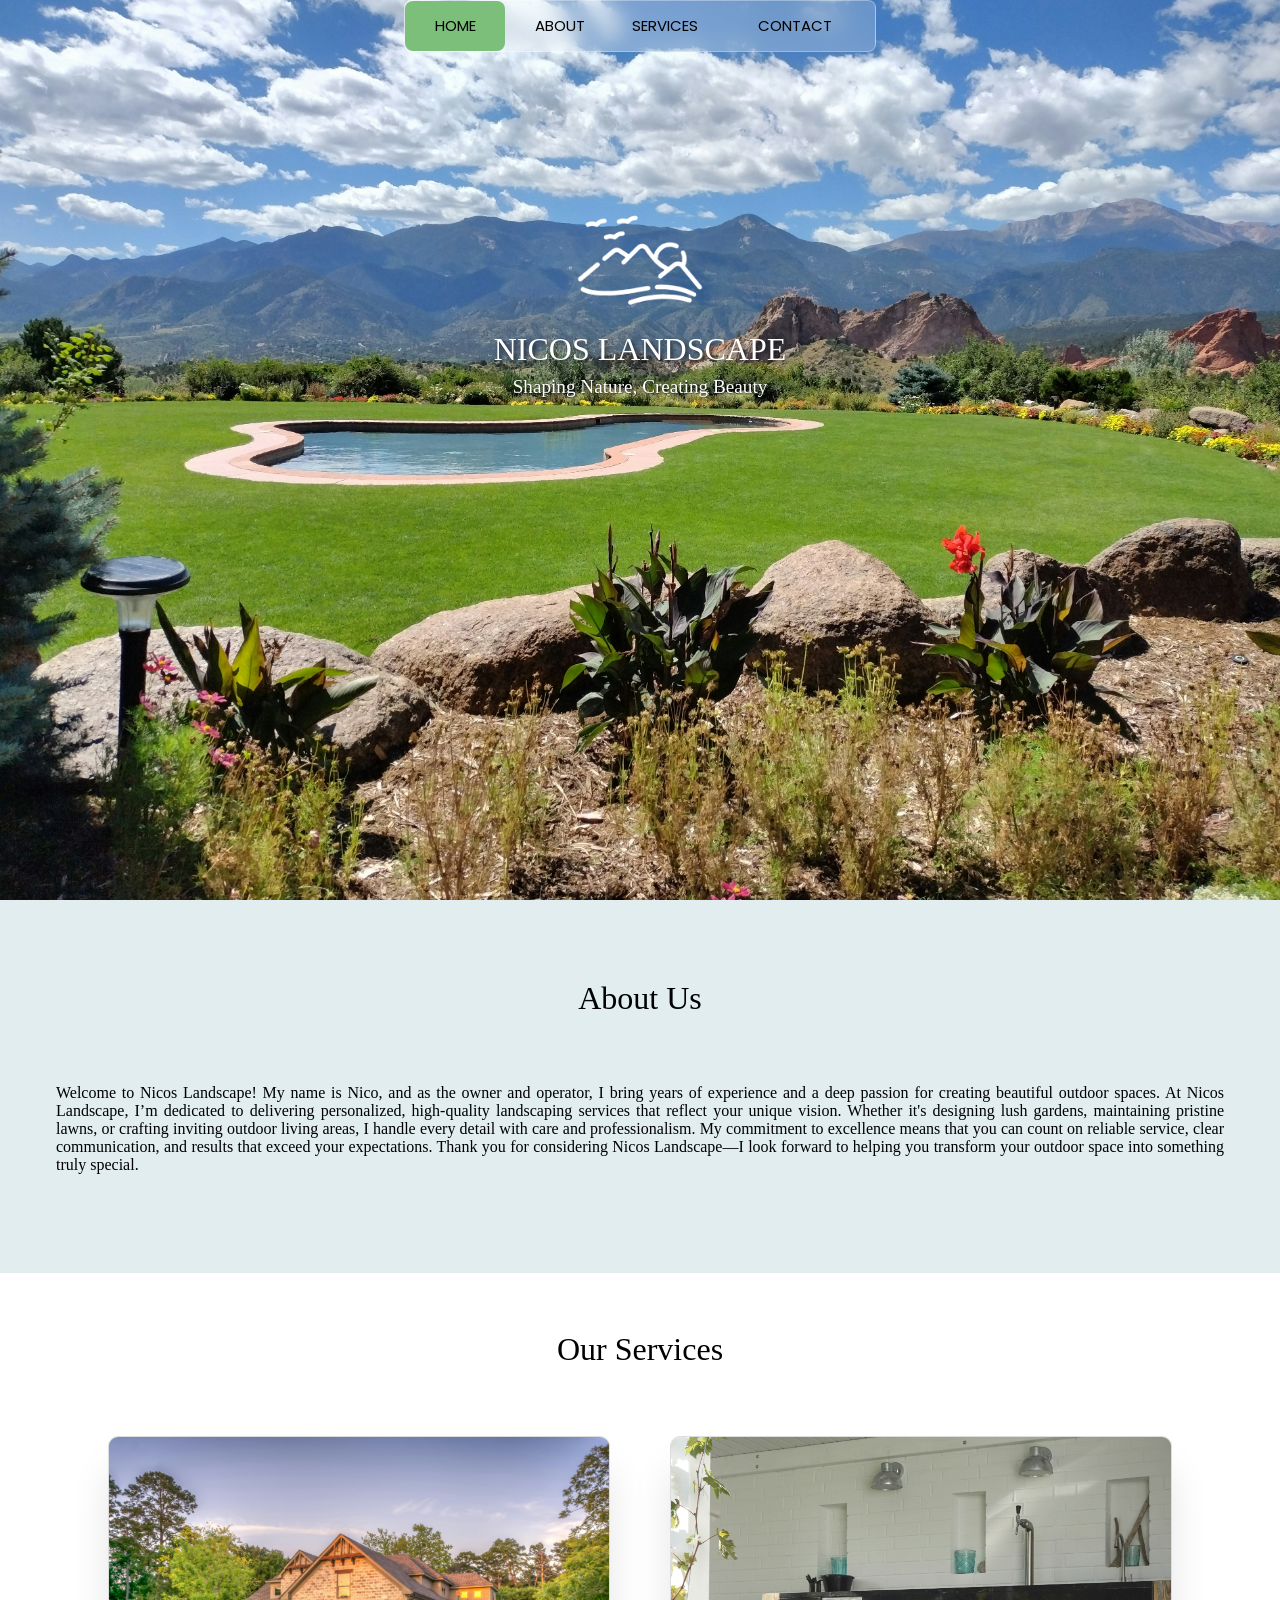
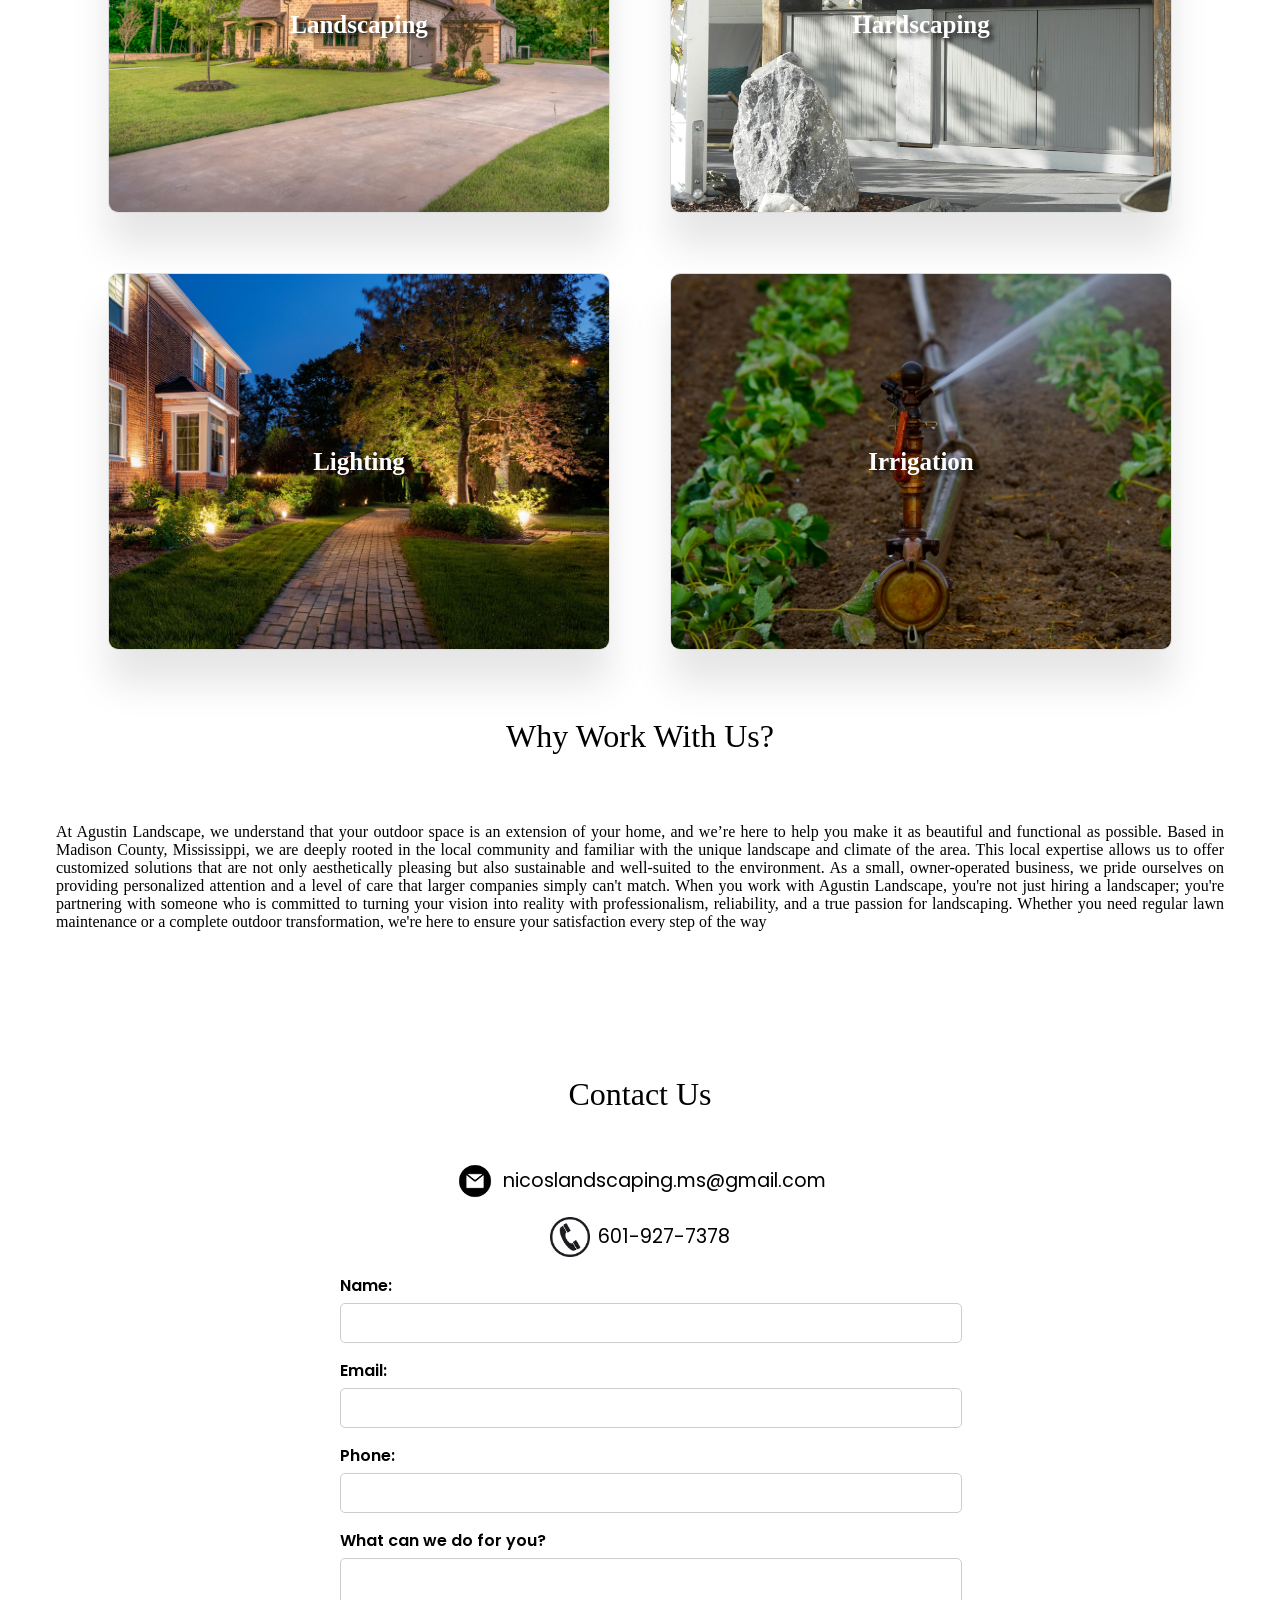
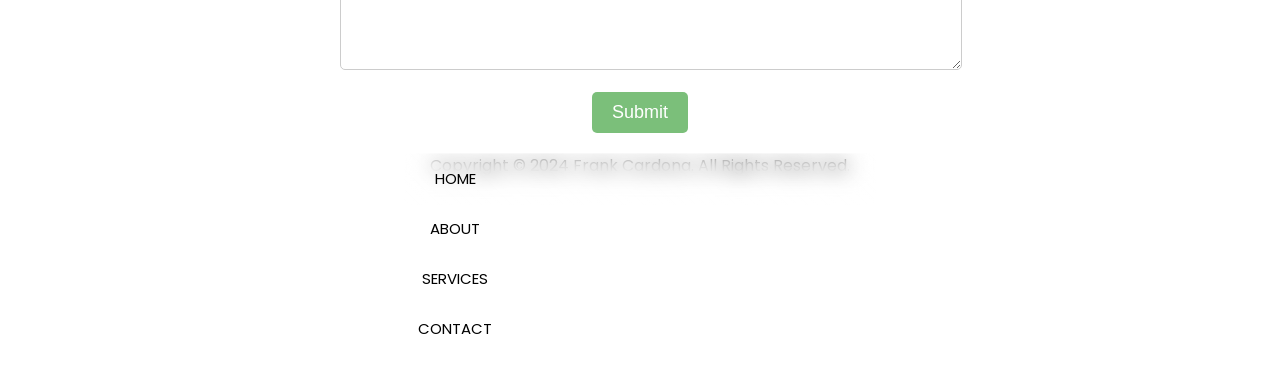
<file: index.html>
<!DOCTYPE html>
<html lang="en">
<head>
    <meta charset="UTF-8">
    <meta http-equiv="X-UA-Compatible" content="IE=edge">
    <meta name="viewport" content="width=device-width, initial-scale=1.0">
    <title>Nicos Landscape</title>
    <link rel="stylesheet" href="style.css">
    <link rel="stylesheet" href="mediaqueries.css">
</head>
<body>
    <!-- LAVALAMP NAVIGATION MENU -->
    <nav id="desktop-nav">
        <a href="#home">Home</a>
        <a href="#about">About</a>
        <a href="#services">Services</a>
        <a href="#contact">Contact</a>
        <div class="animation start-home"></div>
    </nav>

    <!-- HOME SECTION -->
    <section id="home">
        <div class="background-image">
            <img src="./assets/HomepageImage.jpg" alt="background-image">
        </div>
        <div class="logo-container">
            <img src="./assets/logo.png" alt="Logo" class="home-logo">
        </div>
        <div class="text-container">
            <p class="section_text_p1">NICOS LANDSCAPE</p>
            <p class="section_text_p2">Shaping Nature, Creating Beauty</p>
        </div>
    </section>

    <!-- ABOUT SECTION -->
    <section id="about">
        <h1 class="section_text_p3">About Us</h1>
        <p class="section_text_p4">
            Welcome to Nicos Landscape! My name is Nico, and as the owner and operator, I bring years of experience and a deep passion for creating beautiful outdoor spaces. At Nicos Landscape, I’m dedicated to delivering personalized, high-quality landscaping services that reflect your unique vision. Whether it's designing lush gardens, maintaining pristine lawns, or crafting inviting outdoor living areas, I handle every detail with care and professionalism. My commitment to excellence means that you can count on reliable service, clear communication, and results that exceed your expectations. Thank you for considering Nicos Landscape—I look forward to helping you transform your outdoor space into something truly special.
        </p>
    </section>

    <!-- SERVICES SECTION -->
    <section id="services">
        <h1 class="section_text_p3">Our Services</h1>
        <div class="services-container">
            <!-- Service: Landscaping -->
            <div class="service-item">
                <div class="service-name">Landscaping</div>
                <img src="./assets/landscaping1.jpg" alt="Landscaping Service" class="service-photo">
                <div class="overlay">
                    <p class="service-description">Transform your outdoor space with expert landscaping services.</p>
                    <button class="btn btn-color-2 project-btn" onclick="location.href='landscaping.html'">GALLERY</button>
        
                </div>
            </div>

            <!-- Service: Hardscaping -->
            <div class="service-item">
                <div class="service-name">Hardscaping</div>
                <img src="./assets/hardscaping5.jpg" alt="Hardscaping Service" class="service-photo">
                <div class="overlay">
                    <p class="service-description">Create beautiful, durable outdoor structures with our hardscaping services.</p>
                    <button class="btn btn-color-2 project-btn" onclick="location.href='hardscaping.html'">GALLERY</button>
                </div>
            </div>

            <!-- Service: Lighting -->
            <div class="service-item">
                <div class="service-name">Lighting</div>
                <img src="./assets/lighting1.jpg" alt="Lighting Service" class="service-photo">
                <div class="overlay">
                    <p class="service-description">Enhance your outdoor space with professional lighting installations.</p>
                    <button class="btn btn-color-2 project-btn" onclick="location.href='lighting.html'">GALLERY</button>
                </div>
            </div>

            <!-- Service: Irrigation -->
            <div class="service-item">
                <div class="service-name">Irrigation</div>
                <img src="./assets/irrigation1.jpg" alt="Irrigation Service" class="service-photo">
                <div class="overlay">
                    <p class="service-description">Ensure your landscape thrives with efficient irrigation systems.</p>
                    <button class="btn btn-color-2 project-btn" onclick="location.href='irrigation.html'">GALLERY</button>
                </div>
            </div>

            
        </div>

        <h1 class="section_text_p3">Why Work With Us?</h1>
        <p class="section_text_p4">
            At Agustin Landscape, we understand that your outdoor space is an extension of your home, and we’re here to help you make it as beautiful and functional as possible. Based in Madison County, Mississippi, we are deeply rooted in the local community and familiar with the unique landscape and climate of the area. This local expertise allows us to offer customized solutions that are not only aesthetically pleasing but also sustainable and well-suited to the environment. As a small, owner-operated business, we pride ourselves on providing personalized attention and a level of care that larger companies simply can't match. When you work with Agustin Landscape, you're not just hiring a landscaper; you're partnering with someone who is committed to turning your vision into reality with professionalism, reliability, and a true passion for landscaping. Whether you need regular lawn maintenance or a complete outdoor transformation, we're here to ensure your satisfaction every step of the way        </p>

    </section>

    <!-- CONTACT SECTION -->
    <section id="contact">
        <h1 class="section_text_p3">Contact Us</h1>
        <div class="contact-info-upper-container">
            <!-- Email Section -->
            <div class="contact-info-container">
                <img src="./assets/email.png" alt="Email icon" class="icon contact-icon email-icon">
                <p><a href="mailto:nicoslandscaping.ms@gmail.com">nicoslandscaping.ms@gmail.com</a></p>
            </div>
    
            <!-- Phone Section -->
            <div class="contact-info-container">
                <img src="./assets/phone.png" alt="Phone icon" class="icon phone-icon">
                <p><a href="tel:6015733940">601-927-7378</a></p>
            </div>
        </div>
        
        <!-- Updated Form: make sure to replace the action URL with your actual backend URL -->
        <form action="https://your-backend-url.com/send" method="POST" class="contact-form">
            <div class="form-group">
                <label for="name">Name:</label>
                <input type="text" id="name" name="name" required>
            </div>
    
            <div class="form-group">
                <label for="email">Email:</label>
                <input type="email" id="email" name="email" required>
            </div>
    
            <div class="form-group">
                <label for="phone">Phone:</label>
                <input type="tel" id="phone" name="phone">
            </div>
    
            <div class="form-group">
                <label for="message">What can we do for you?</label>
                <textarea id="message" name="message" rows="5" required></textarea>
            </div>
    
            <button type="submit" class="btn btn-color-2">Submit</button>
        </form>
    </section>
    
    <!-- FOOTER SECTION -->
    <footer>
        <nav>
            <div class="nav-links-container">
                <ul class="nav-links"> 
                    <li><a href="#home">Home</a></li>
                    <li><a href="#about">About</a></li>
                    <li><a href="#services">Services</a></li>
                    <li><a href="#contact">Contact</a></li>
                </ul>
            </div>
        </nav>
        <p>Copyright &#169; 2024 Frank Cardona. All Rights Reserved.</p>
    </footer>
    <script src="script.js"></script>
</body>
</html>
</file>
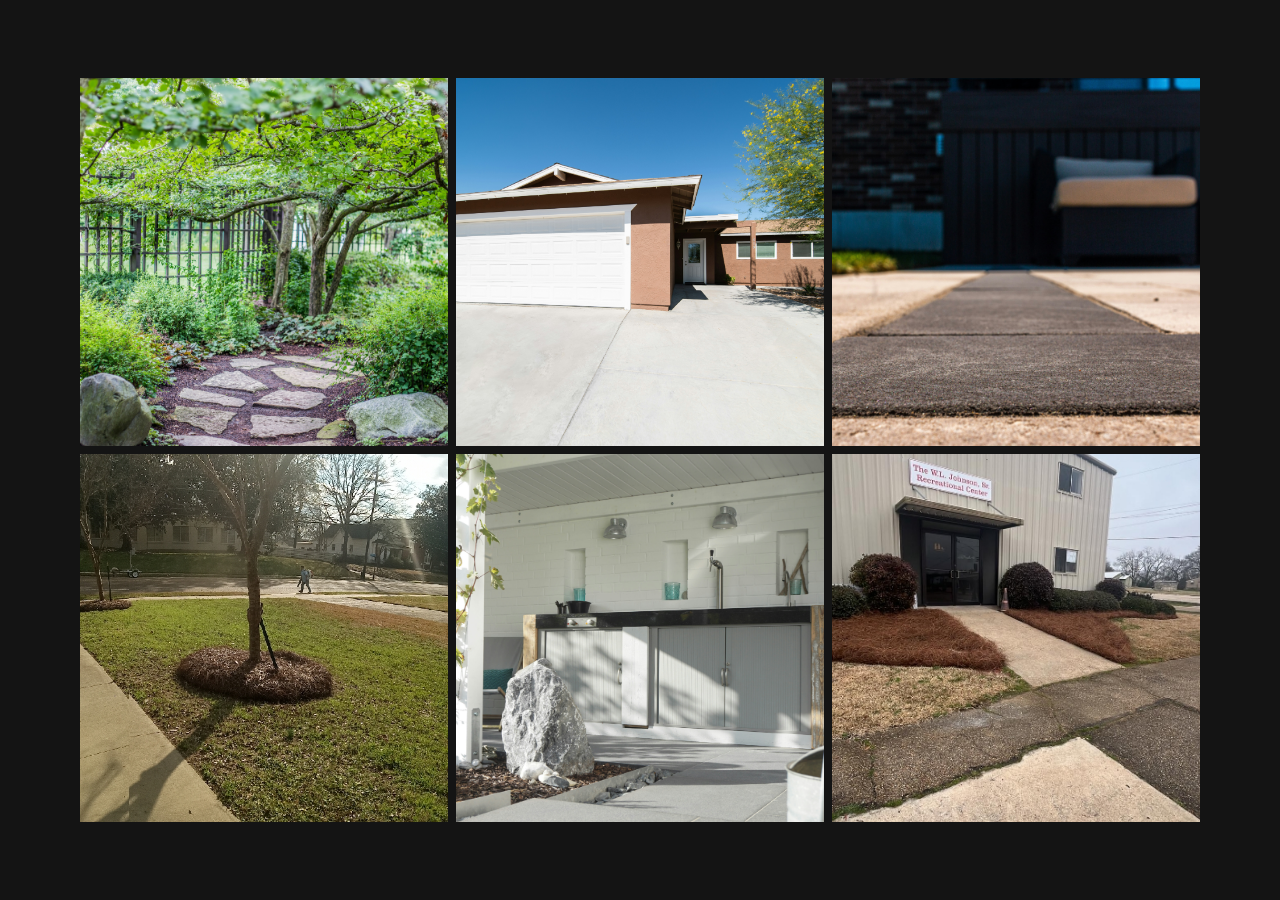
<file: hardscaping.html>
<!DOCTYPE html>
<html lang="en">
<head>
    <meta charset="UTF-8">
    <meta http-equiv="X-UA-Compatible" content="IE=edge">
    <meta name="viewport" content="width=device-width, initial-scale=1.0">
    <title>Hardscaping Services - Agustin Landscape</title>
    <link rel="stylesheet" href="gallery_style.css">
    <link rel="stylesheet" href="mediaqueries.css">
</head>
<body>
    <ul>
        <li>
            <a href="">
                <figure>
                    <img src="./assets/hardscaping1.jpg" alt="Hardscaping Image 1">
                </figure>
            </a>
        </li>
        <li>
            <a href="">
                <figure>
                    <img src="./assets/hardscaping2.jpg" alt="Hardscaping Image 2">
                </figure>
            </a>
        </li>
        <li>
            <a href="">
                <figure>
                    <img src="./assets/hardscaping3.jpg" alt="Hardscaping Image 3">
                </figure>
            </a>
        </li>
        <li>
            <a href="">
                <figure>
                    <img src="./assets/hardscaping4.jpg" alt="Hardscaping Image 4">
                </figure>
            </a>
        </li>
        <li>
            <a href="">
                <figure>
                    <img src="./assets/hardscaping5.jpg" alt="Hardscaping Image 5">
                </figure>
            </a>
        </li>
        <li>
            <a href="">
                <figure>
                    <img src="./assets/hardscaping6.jpg" alt="Hardscaping Image 6">
                </figure>
            </a>
        </li>
    </ul>
</body>
</html>
</file>
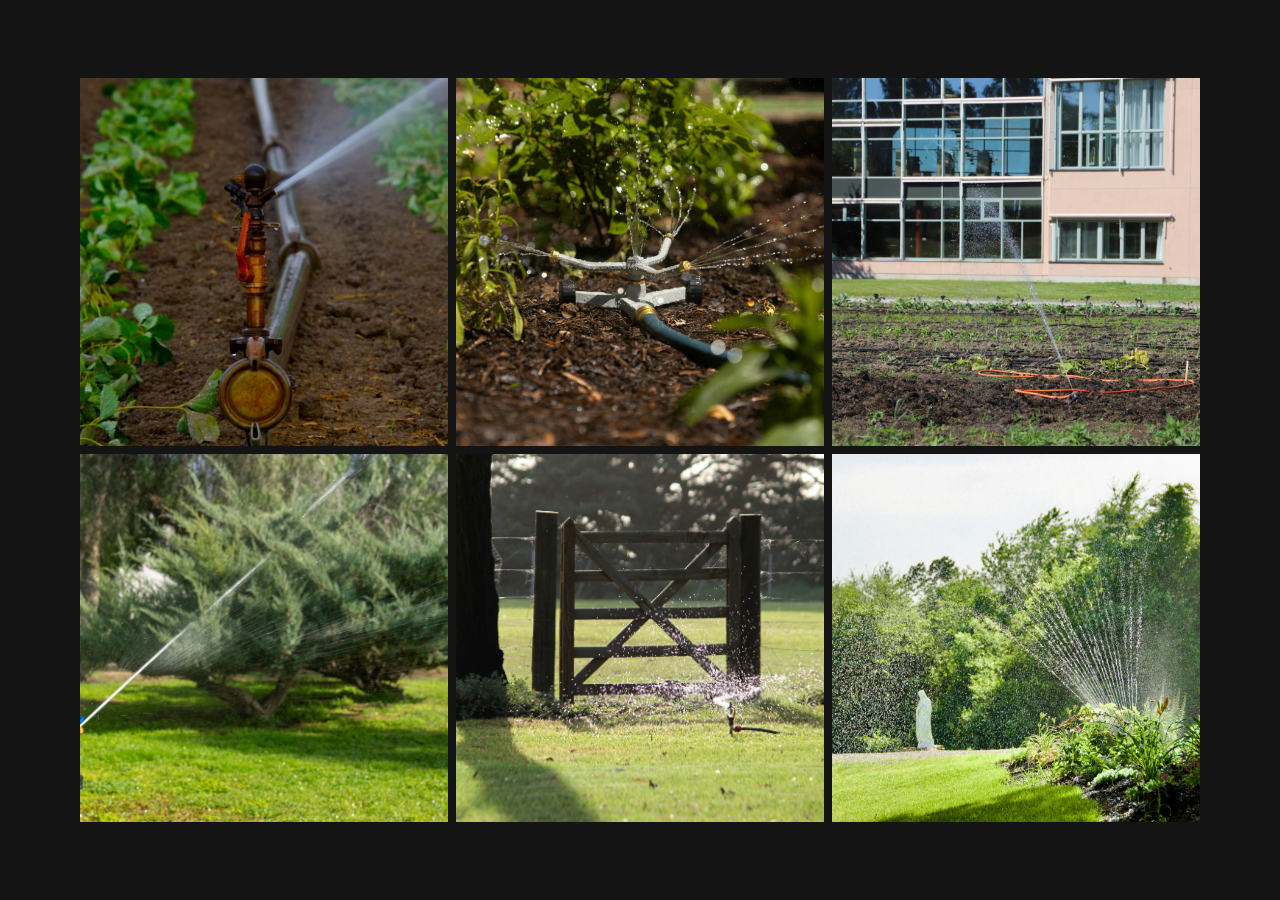
<file: irrigation.html>
<!DOCTYPE html>
<html lang="en">
<head>
    <meta charset="UTF-8">
    <meta http-equiv="X-UA-Compatible" content="IE=edge">
    <meta name="viewport" content="width=device-width, initial-scale=1.0">
    <title>Irrigation Services - Agustin Landscape</title>
    <link rel="stylesheet" href="gallery_style.css">
    <link rel="stylesheet" href="mediaqueries.css">
</head>
<body>
    <ul>
        <li>
            <a href="">
                <figure>
                    <img src="./assets/irrigation1.jpg" alt="Irrigation Image 1">
                </figure>
            </a>
        </li>
        <li>
            <a href="">
                <figure>
                    <img src="./assets/irrigation2.jpg" alt="Irrigation Image 2">
                </figure>
            </a>
        </li>
        <li>
            <a href="">
                <figure>
                    <img src="./assets/irrigation3.jpg" alt="Irrigation Image 3">
                </figure>
            </a>
        </li>
        <li>
            <a href="">
                <figure>
                    <img src="./assets/irrigation4.jpg" alt="Irrigation Image 4">
                </figure>
            </a>
        </li>
        <li>
            <a href="">
                <figure>
                    <img src="./assets/irrigation5.jpg" alt="Irrigation Image 5">
                </figure>
            </a>
        </li>
        <li>
            <a href="">
                <figure>
                    <img src="./assets/irrigation6.jpg" alt="Irrigation Image 6">
                </figure>
            </a>
        </li>
    </ul>
</body>
</html>
</file>
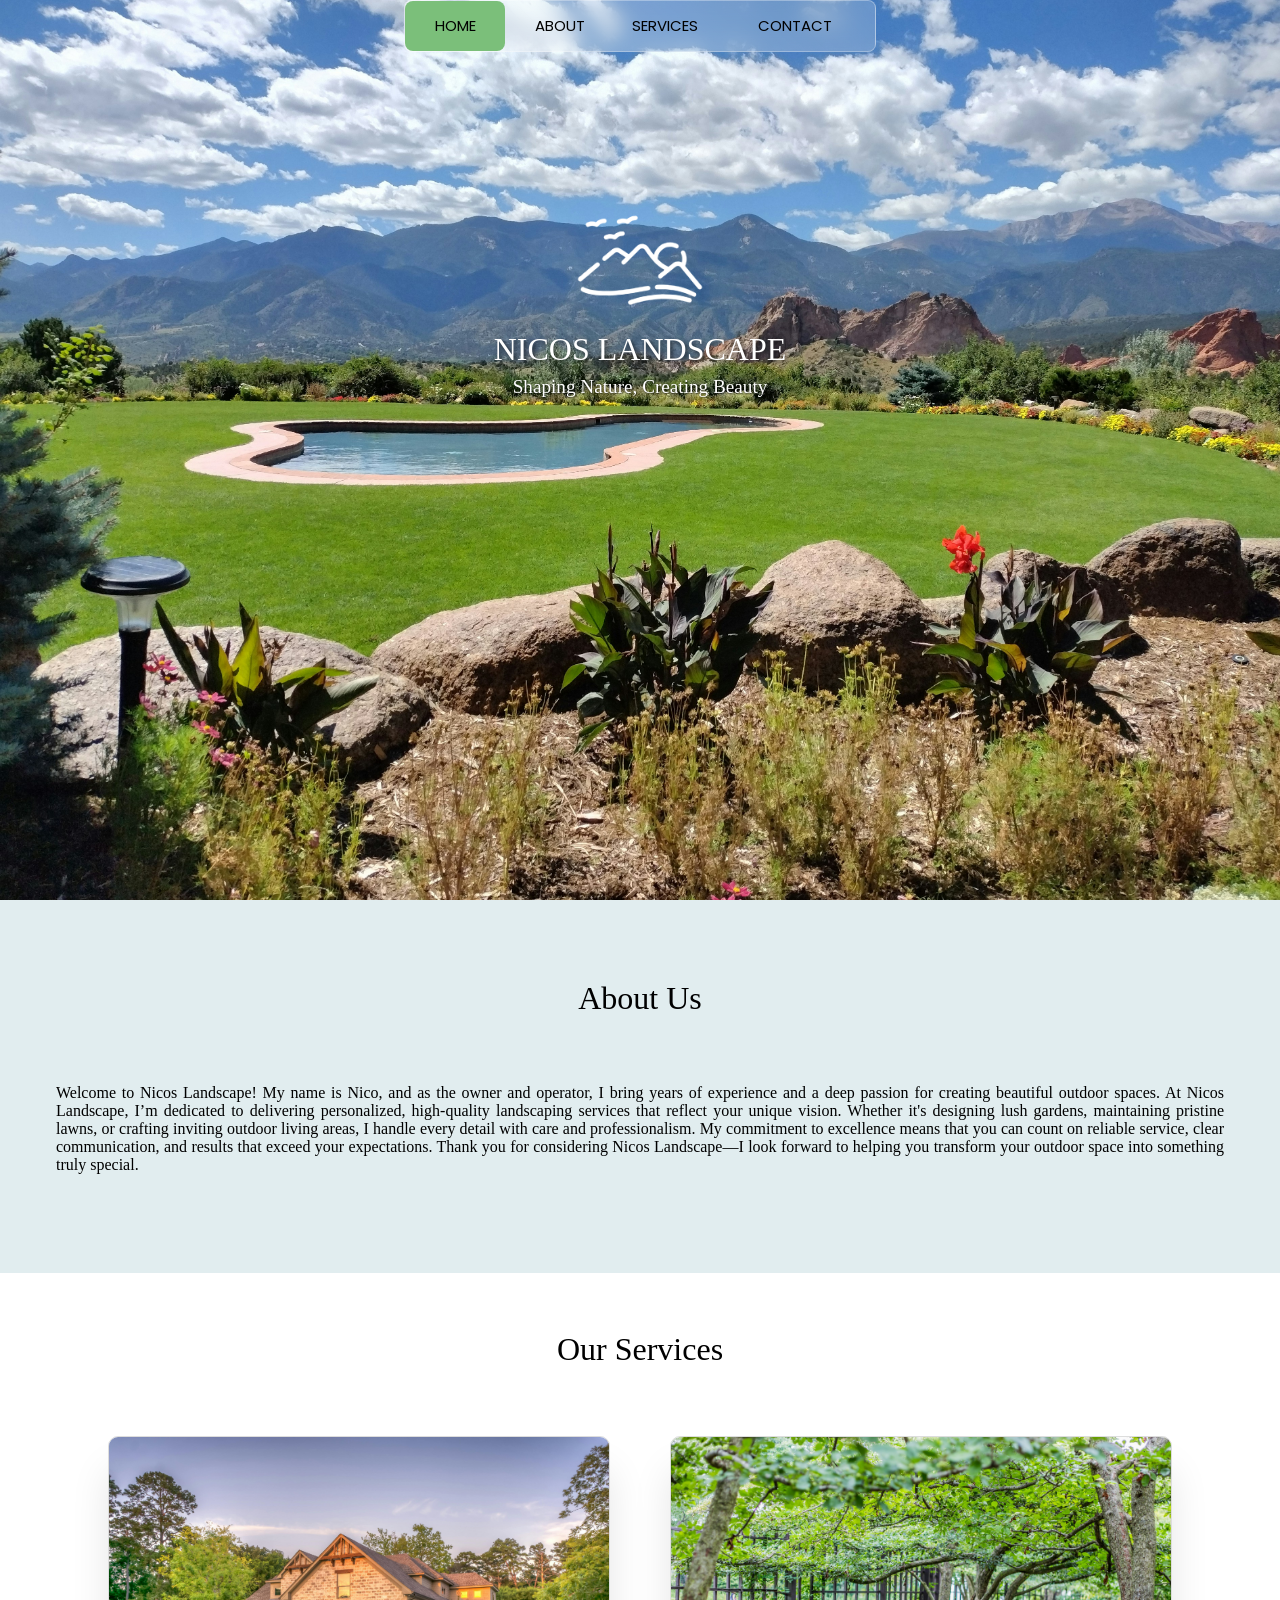
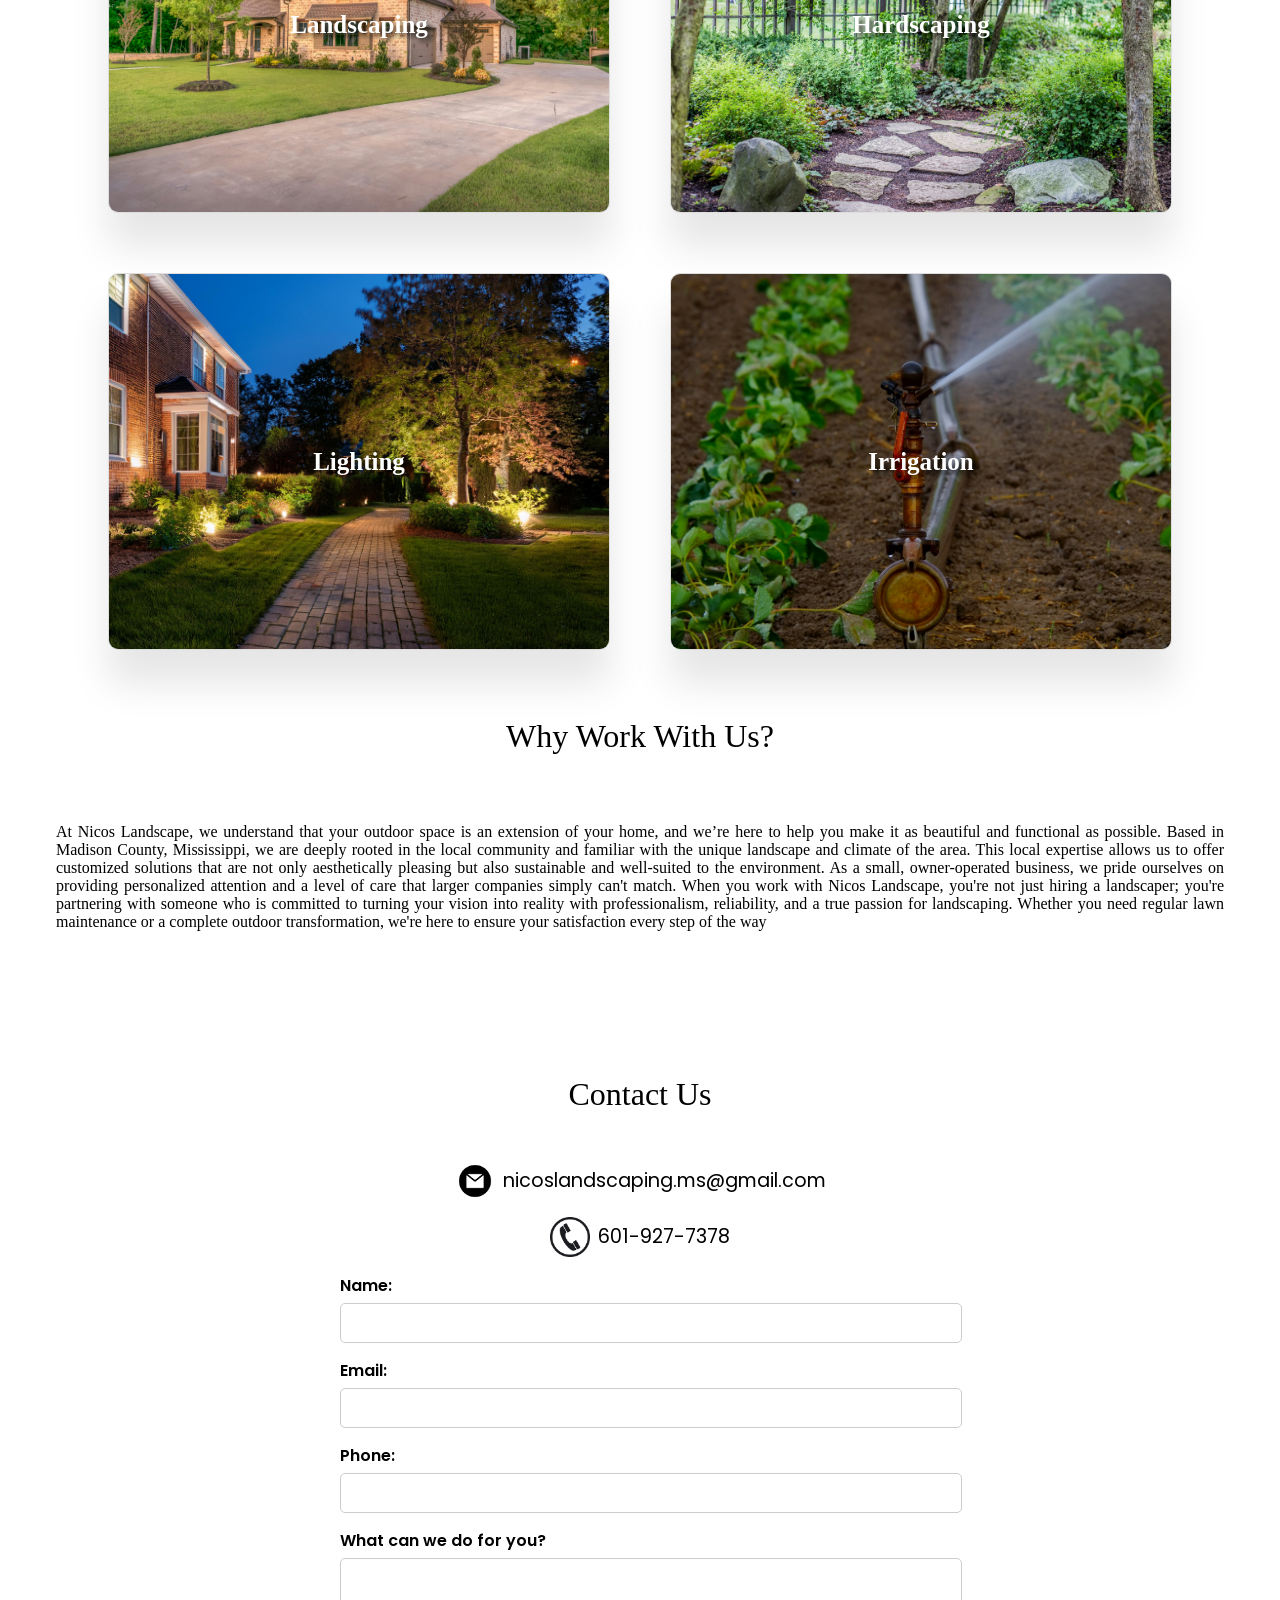
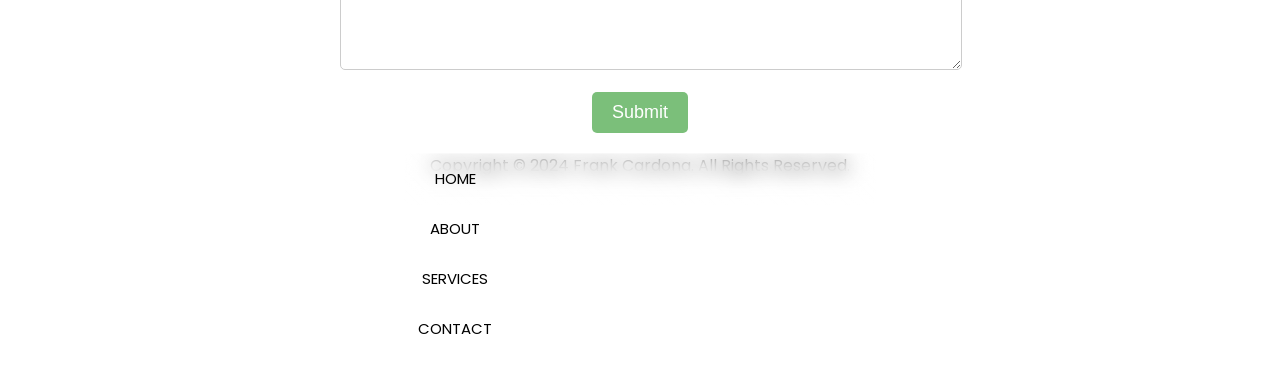
<file: landscape.html>
<!DOCTYPE html>
<html lang="en">
<head>
    <meta charset="UTF-8">
    <meta http-equiv="X-UA-Compatible" content="IE=edge">
    <meta name="viewport" content="width=device-width, initial-scale=1.0">
    <title>Nicos Landscape</title>
    <link rel="stylesheet" href="style.css">
    <link rel="stylesheet" href="mediaqueries.css">
</head>
<body>
    <!-- LAVALAMP NAVIGATION MENU -->
    <nav id="desktop-nav">
        <a href="#home">Home</a>
        <a href="#about">About</a>
        <a href="#services">Services</a>
        <a href="#contact">Contact</a>
        <div class="animation start-home"></div>
    </nav>

    <!-- HOME SECTION -->
    <section id="home">
        <div class="background-image">
            <img src="./assets/HomepageImage.jpg" alt="background-image">
        </div>
        <div class="logo-container">
            <img src="./assets/logo.png" alt="Logo" class="home-logo">
        </div>
        <div class="text-container">
            <p class="section_text_p1">NICOS LANDSCAPE</p>
            <p class="section_text_p2">Shaping Nature, Creating Beauty</p>
        </div>
    </section>

    <!-- ABOUT SECTION -->
    <section id="about">
        <h1 class="section_text_p3">About Us</h1>
        <p class="section_text_p4">
            Welcome to Nicos Landscape! My name is Nico, and as the owner and operator, I bring years of experience and a deep passion for creating beautiful outdoor spaces. At Nicos Landscape, I’m dedicated to delivering personalized, high-quality landscaping services that reflect your unique vision. Whether it's designing lush gardens, maintaining pristine lawns, or crafting inviting outdoor living areas, I handle every detail with care and professionalism. My commitment to excellence means that you can count on reliable service, clear communication, and results that exceed your expectations. Thank you for considering Nicos Landscape—I look forward to helping you transform your outdoor space into something truly special.
        </p>
    </section>

    <!-- SERVICES SECTION -->
    <section id="services">
        <h1 class="section_text_p3">Our Services</h1>
        <div class="services-container">
            <!-- Service: Landscaping -->
            <div class="service-item">
                <div class="service-name">Landscaping</div>
                <img src="./assets/landscaping1.jpg" alt="Landscaping Service" class="service-photo">
                <div class="overlay">
                    <p class="service-description">Transform your outdoor space with expert landscaping services.</p>
                    <button class="btn btn-color-2 project-btn" onclick="location.href='https://example.com/landscaping'">
                        more info
                    </button>
                </div>
            </div>

            <!-- Service: Hardscaping -->
            <div class="service-item">
                <div class="service-name">Hardscaping</div>
                <img src="./assets/hardscaping1.jpg" alt="Hardscaping Service" class="service-photo">
                <div class="overlay">
                    <p class="service-description">Create beautiful, durable outdoor structures with our hardscaping services.</p>
                    <button class="btn btn-color-2 project-btn" onclick="location.href='https://example.com/hardscaping'">
                        more info
                    </button>
                </div>
            </div>

            <!-- Service: Lighting -->
            <div class="service-item">
                <div class="service-name">Lighting</div>
                <img src="./assets/lighting1.jpg" alt="Lighting Service" class="service-photo">
                <div class="overlay">
                    <p class="service-description">Enhance your outdoor space with professional lighting installations.</p>
                    <button class="btn btn-color-2 project-btn" onclick="location.href='https://example.com/lighting'">
                        more info
                    </button>
                </div>
            </div>

            <!-- Service: Irrigation -->
            <div class="service-item">
                <div class="service-name">Irrigation</div>
                <img src="./assets/irrigation1.jpg" alt="Irrigation Service" class="service-photo">
                <div class="overlay">
                    <p class="service-description">Ensure your landscape thrives with efficient irrigation systems.</p>
                    <button class="btn btn-color-2 project-btn" onclick="location.href='https://example.com/irrigation'">
                        more info
                    </button>
                </div>
            </div>
        </div>
        <h1 class="section_text_p3">Why Work With Us?</h1>
        <p class="section_text_p4">
            At Nicos Landscape, we understand that your outdoor space is an extension of your home, and we’re here to help you make it as beautiful and functional as possible. Based in Madison County, Mississippi, we are deeply rooted in the local community and familiar with the unique landscape and climate of the area. This local expertise allows us to offer customized solutions that are not only aesthetically pleasing but also sustainable and well-suited to the environment. As a small, owner-operated business, we pride ourselves on providing personalized attention and a level of care that larger companies simply can't match. When you work with Nicos Landscape, you're not just hiring a landscaper; you're partnering with someone who is committed to turning your vision into reality with professionalism, reliability, and a true passion for landscaping. Whether you need regular lawn maintenance or a complete outdoor transformation, we're here to ensure your satisfaction every step of the way        </p>

    </section>

    <!-- CONTACT SECTION -->
    <section id="contact">
        <h1 class="section_text_p3">Contact Us</h1>
        <div class="contact-info-upper-container">
            <!-- Email Section -->
            <div class="contact-info-container">
                <img src="./assets/email.png" alt="Email icon" class="icon contact-icon email-icon">
                <p><a href="mailto:nicoslandscaping.ms@gmail.com">nicoslandscaping.ms@gmail.com</a></p>
            </div>
    
            <!-- Phone Section -->
            <div class="contact-info-container">
                <img src="./assets/phone.png" alt="Phone icon" class="icon phone-icon">
                <p><a href="tel:6015733940">601-927-7378</a></p>
            </div>
        </div>
        
        <!-- Updated Form: make sure to replace the action URL with your actual backend URL -->
        <form action="https://your-backend-url.com/send" method="POST" class="contact-form">
            <div class="form-group">
                <label for="name">Name:</label>
                <input type="text" id="name" name="name" required>
            </div>
    
            <div class="form-group">
                <label for="email">Email:</label>
                <input type="email" id="email" name="email" required>
            </div>
    
            <div class="form-group">
                <label for="phone">Phone:</label>
                <input type="tel" id="phone" name="phone">
            </div>
    
            <div class="form-group">
                <label for="message">What can we do for you?</label>
                <textarea id="message" name="message" rows="5" required></textarea>
            </div>
    
            <button type="submit" class="btn btn-color-2">Submit</button>
        </form>
    </section>
    
    <!-- FOOTER SECTION -->
    <footer>
        <nav>
            <div class="nav-links-container">
                <ul class="nav-links"> 
                    <li><a href="#home">Home</a></li>
                    <li><a href="#about">About</a></li>
                    <li><a href="#services">Services</a></li>
                    <li><a href="#contact">Contact</a></li>
                </ul>
            </div>
        </nav>
        <p>Copyright &#169; 2024 Frank Cardona. All Rights Reserved.</p>
    </footer>
    <script src="script.js"></script>
</body>
</html>
</file>
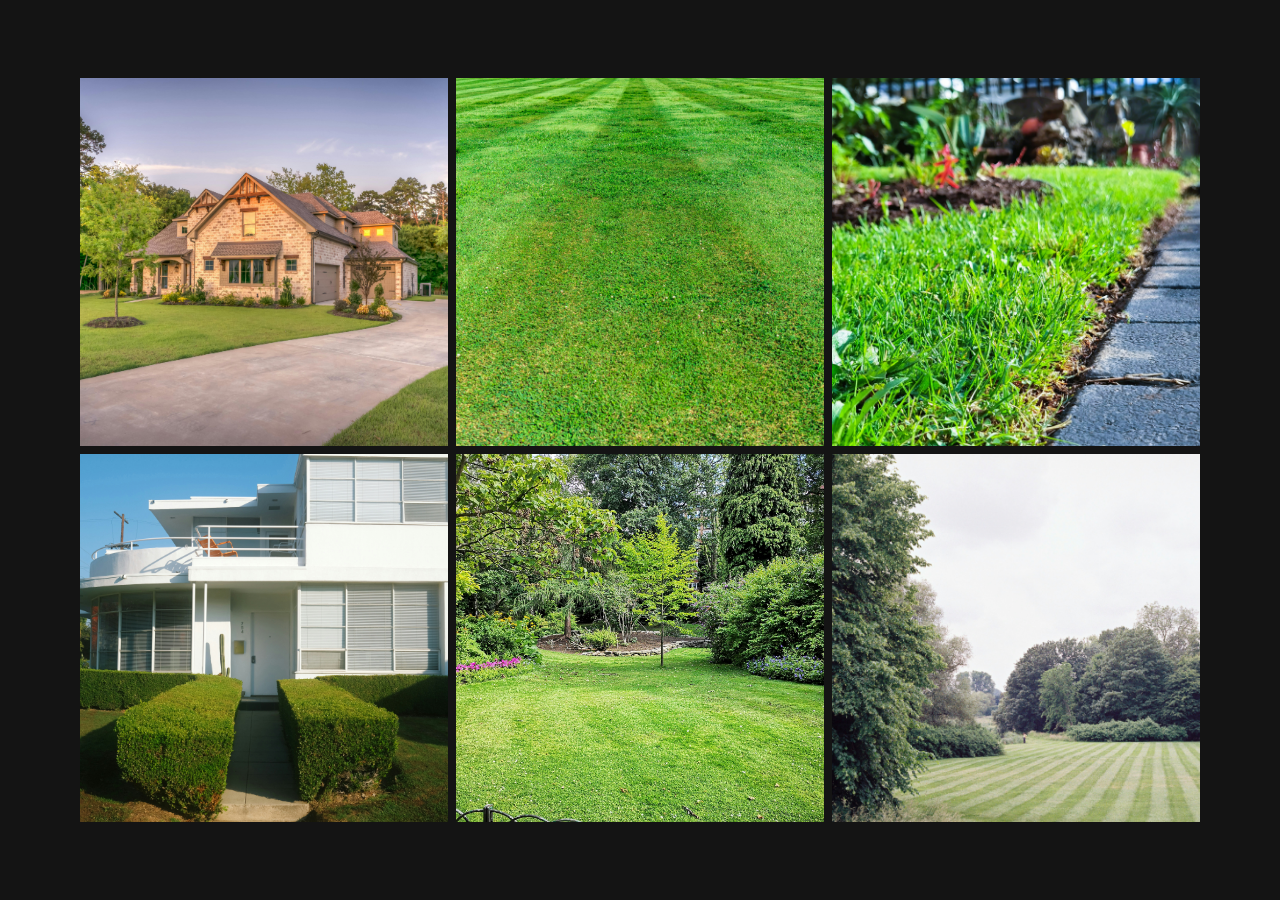
<file: landscaping.html>
<!DOCTYPE html>
<html lang="en">
<head>
    <meta charset="UTF-8">
    <meta http-equiv="X-UA-Compatible" content="IE=edge">
    <meta name="viewport" content="width=device-width, initial-scale=1.0">
    <title>Landscaping Services - Agustin Landscape</title>
    <link rel="stylesheet" href="gallery_style.css">
    <link rel="stylesheet" href="mediaqueries.css">
</head>
<body>
    <ul>
        <li>
            <a href="">
                <figure>
                    <img src="./assets/landscaping1.jpg" alt="Landscaping Image 1">
                </figure>
            </a>
        </li>
        <li>
            <a href="">
                <figure>
                    <img src="./assets/landscaping2.jpg" alt="Landscaping Image 2">
                </figure>
            </a>
        </li>
        <li>
            <a href="">
                <figure>
                    <img src="./assets/landscaping3.jpg" alt="Landscaping Image 3">
                </figure>
            </a>
        </li>
        <li>
            <a href="">
                <figure>
                    <img src="./assets/landscaping4.jpg" alt="Landscaping Image 4">
                </figure>
            </a>
        </li>
        <li>
            <a href="">
                <figure>
                    <img src="./assets/landscaping5.jpg" alt="Landscaping Image 5">
                </figure>
            </a>
        </li>
        <li>
            <a href="">
                <figure>
                    <img src="./assets/landscaping6.jpg" alt="Landscaping Image 6">
                </figure>
            </a>
        </li>
    </ul>
</body>
</html>
</file>
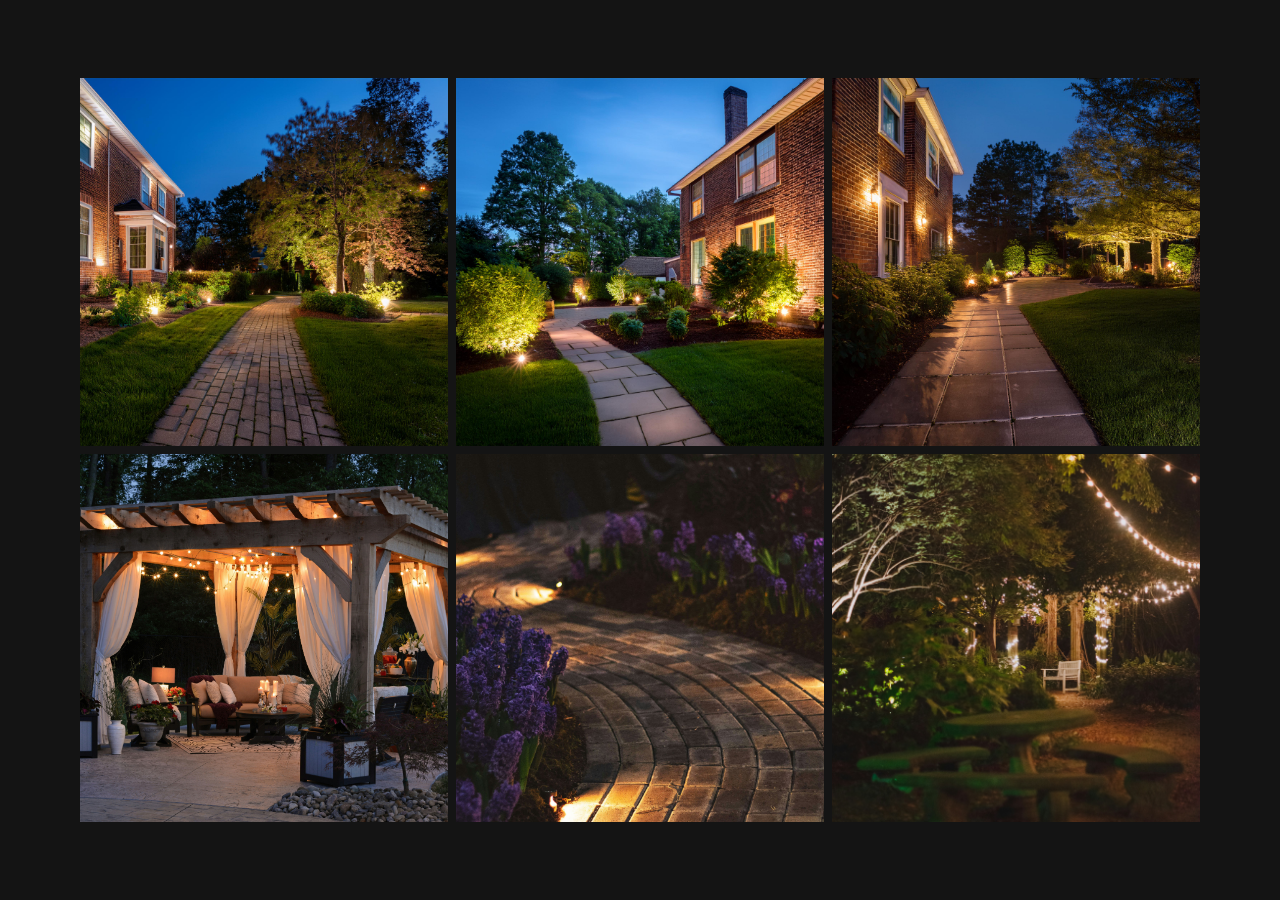
<file: lighting.html>
<!DOCTYPE html>
<html lang="en">
<head>
    <meta charset="UTF-8">
    <meta http-equiv="X-UA-Compatible" content="IE=edge">
    <meta name="viewport" content="width=device-width, initial-scale=1.0">
    <title>Lighting Services - Agustin Landscape</title>
    <link rel="stylesheet" href="gallery_style.css">
    <link rel="stylesheet" href="mediaqueries.css">
</head>
<body>
    <ul>
        <li>
            <a href="">
                <figure>
                    <img src="./assets/lighting1.jpg" alt="Lighting Image 1">
                </figure>
            </a>
        </li>
        <li>
            <a href="">
                <figure>
                    <img src="./assets/lighting2.jpg" alt="Lighting Image 2">
                </figure>
            </a>
        </li>
        <li>
            <a href="">
                <figure>
                    <img src="./assets/lighting3.jpg" alt="Lighting Image 3">
                </figure>
            </a>
        </li>
        <li>
            <a href="">
                <figure>
                    <img src="./assets/lighting4.jpg" alt="Lighting Image 4">
                </figure>
            </a>
        </li>
        <li>
            <a href="">
                <figure>
                    <img src="./assets/lighting5.jpg" alt="Lighting Image 5">
                </figure>
            </a>
        </li>
        <li>
            <a href="">
                <figure>
                    <img src="./assets/lighting6.jpg" alt="Lighting Image 6">
                </figure>
            </a>
        </li>
    </ul>
</body>
</html>
</file>
<file: style.css>
@import url('https://fonts.googleapis.com/css2?family=Poppins:wght@300;400;500;600&display=swap');

* {
   margin: 0;
   padding: 0; 
}

body {
    font-family: "Poppins", sans-serif;
}

html {
    scroll-behavior: smooth;
}

/* SECTIONS */

section {
    padding-top: 4vh;
    box-sizing: border-box;
}

/* HOME SECTION */

#home {
    margin: 0;
    padding: 0;
    position: relative;
    height: 100vh;
    display: flex;
    justify-content: center;
    align-items: center;
    overflow: hidden;
}

.background-image {
    position: absolute;
    top: 0;
    left: 0;
    width: 100%;
    height: 100%;
    z-index: -1;
}

.background-image img {
    width: 100%;
    height: 100%;
    object-fit: cover;
}

/* DESKTOP NAV LAVALAMP NAVIGATION MENU */

nav {
    margin: 0px;
    position: fixed;
    left: 50%;
    width: 470px;
    height: 50px;
    background: linear-gradient(45deg, rgba(255, 255, 255, 0.4), rgba(255, 255, 255, 0.2)); /* Gradient with semi-transparent white */
    border-radius: 8px;
    font-size: 0; /* Ensures no additional spacing or text alignment issues */
    z-index: 1000; /* Added a high z-index to ensure the menu stays on top of other content */
    transform: translateX(-50%); /* Adjusts the centering to account for the menu's width */
    backdrop-filter: blur(10px); /* Adds a blur effect to the background behind the nav */
    -webkit-backdrop-filter: blur(10px); /* Safari support */
    border: 1px solid rgba(255, 255, 255, 0.3); /* Optional: Add a subtle border */
}


nav a {
    line-height: 50px; /* Vertically centers the text within the menu items */
    font-size: 15px;
    display: inline-block;
    position: relative;
    z-index: 1;
    text-transform: uppercase; /* Makes the text uppercase */
    text-align: center;
    color: black;
    cursor: pointer;
    transition: color 0.3s ease;
}


nav .animation {
    position: absolute;
    height: 100%;
    top: 0;
    z-index: 0;
    transition: all .5s ease 0s; /* Smooth transition for hover effect */
    border-radius: 8px; /* Matches the border radius of the nav container */
}

/* Width and color assignments for each menu item */
a:nth-child(1) {
    width: 100px;
}
a:nth-child(2) {
    width: 110px;
}
a:nth-child(3) {
    width: 100px;
}
a:nth-child(4) {
    width: 160px;
}


/* Start positions and hover animations */
nav .start-home, a:nth-child(1):hover ~ .animation {
    width: 100px;
    left: 0;
    background-color: #7BBF7A; /* Color for the "Home" section */
}
nav .start-about, a:nth-child(2):hover ~ .animation {
    width: 110px;
    left: 100px;
    background-color: #7BBF7A; /* Color for the "About" section */
}
nav .start-blog, a:nth-child(3):hover ~ .animation {
    width: 100px;
    left: 210px;
    background-color: #7BBF7A; /* Color for the "services" section */
}
nav .start-contact, a:nth-child(4):hover ~ .animation {
    width: 160px;
    left: 310px;
    background-color: #7BBF7A; /* Color for the "contact" section */
}

a {
    color: black;
    text-decoration: none;
    text-decoration-color: black;
}

a:hover{
    color: black;
    text-decoration: underline;
    text-underline-offset: 1rem;
    text-decoration-color: rgb(9, 9, 9);
}

.logo{
    font-size: 2rem;
}

.logo:hover{
    cursor: default;
}

.menu-links{
    position: absolute;
    top: 100%;
    right: 0;
    background-color: white;
    width: fit-content;
    max-height: 0;
    overflow: hidden;
    transition: all 0.3 ease-in-out;
}

.menu-links a {
    display: block;
    padding: 100%;
    text-align: center;
    font-size: 1.5rem;
    color: black;
    text-decoration: none;
    transition: all 0.3 ease-in-out;
}

.menu-links li {
    list-style: none;
}

.menu-links.open {
    max-height: 300px;
}

.hamburger-icon.open span:first-child {
    transform: rotate(45deg) translate(10px, 5px);
}

.hamburger-icon.open span:nth-child(2) {
    opacity: 0;
}

.hamburger-icon.open span:last-child {
    transform: rotate(-45deg) translate(10px, -5px);
}

hamburger-icon span:first-child {
    transform: none;
}

hamburger-icon span:first-child {
    opacity: 1;
}

.hamburger-icon span:first-child{
    transform: none;
}


/* Home section logo styling */
.logo-container {
    position: absolute;
    top: 20px; /* Adjust based on where you want the logo */
    left: 20px; /* Adjust based on where you want the logo */
    z-index: 2; /* Ensure the logo is above the background image */
}

.home-logo {
    width: 200px; /* Adjust size to fit your design */
    height:auto; /* Maintain aspect ratio */
}

.logo-container {
    top: 50%;
    left: 50%;
    transform: translate(-50%, -140%);
}

.text-container {
    position: absolute;
    top: 40%; /* Adjust based on where you want the text */
    left: 50%; /* Center it horizontally */
    transform: translate(-50%, -50%); /* Center it both horizontally and vertically */
    z-index: 2; /* Ensure the text is above the background image */
}

.section_text_p1 {
    color: white; /* Ensure the text contrasts against the background */
    text-align: center;
    font-size: 2rem;
    font-weight: 500;
    margin: 0.5rem 0; /* Add some spacing between the lines */
    text-shadow: 2px 2px 4px rgba(0, 0, 0, 0.7); /* Subtle black shadow */
    font-family: serif; /* Apply a generic serif typeface */
}

.section_text_p2 {
    color: white; /* Ensure the text contrasts against the background */
    font-size: 1.2rem;
    text-align: center;
    font-weight: 100;
    margin: 0.2rem 1; /* Add some spacing between the lines */
    text-shadow: .5px 1px 2px rgba(0, 0, 0, 0.7); /* Subtle black shadow */
    font-family: serif; /* Apply a generic serif typeface */
}

/*ABOUT SECTION */

#about {
    position: relative;
    background-color: rgb(225, 237, 239); /* Set the background color to white */
    width: 100%; /* Ensure the section takes up the full width of the viewport */
    height: 50%;
    margin: 0; /* Remove any default margin */
    padding: 2rem; /* Add some padding if needed for spacing */

}

.section_text_p3 {
    color: black; /* Ensure the text contrasts against the background */
    text-align: center;
    font-size: 2rem;
    font-weight: 200;
    margin: 3rem 0; /* Add some spacing between the lines */
    font-family: serif; /* Apply a generic serif typeface */
}

/* Centered and compressed text block */
.section_text_p4 {
    color: black;
    font-size: 1rem;
    text-align:justify;
    font-weight: 100;
    margin: 4.2rem auto; /* Center the text block */
    font-family: serif;
    max-width: 1200px; /* Limit the width of the text block */
    padding: 0 1rem; /* Add padding inside the text block */
    box-sizing: border-box; /* Ensure padding doesn't affect width */
}


.about-containers {
    gap: 2rem;
    margin-bottom: 2rem;
    margin-top: 2rem;
}

.about-details-container {
    justify-content: center;
    flex-direction: column;
}

.about-containers, 
.about-details-container {
    display: flex;
}

.about-pic {
    border-radius: 2rem;
}

.arrow {
    position: absolute;
    right: -5rem;
    bottom: 2.5rem;
}

.details-container {
    padding: 1.5rem;
    flex: 1;
    background: white;
    border-radius: 2rerm;
    border: rgb(53, 53, 53) 0.1rem solid;
    border-color: rgb(163, 163, 163);
    text-align: center;
}

.section-container{
    gap: 4rem;
    height: 80%;
}

.section_pic-container {
    height: 400px;
    width: 400px;
    margin: auto 0;
}

/* SERVICES SECTION */

#services {
    padding: 10px 10px;
    background-color: transparent;
}

.services-container {
    display: flex;
    flex-wrap: wrap;
    justify-content: center;
    gap: 20px;
}

.service-item {
    position: relative;
    width: 500px;
    margin: 20px;
    border: 1px solid #ddd;
    box-shadow: 0 34px 38px rgba(0, 0, 0, 0.1);
    border-radius: 10px;
    overflow: hidden;
    transition: transform 0.5s ease; /* Add transition for the zoom effect */
}

.service-item:hover {
    transform: scale(1.05); /* Slight zoom effect on hover */
}

.service-item img {
    width: 100%;
    display: block;
    object-fit: cover;
    height: 375px;
    transition: transform 0.5s ease; /* Smooth zoom transition for the image */
}

.service-item:hover img {
    transform: scale(1.1); /* Slightly zoom the image on hover */
}

.overlay {
    position: absolute;
    bottom: 0;
    background: rgba(0, 0, 0, 0.5);
    color: #fff;
    transition: opacity 0.5s ease;
    opacity: 0;
    padding: 20px;
    text-align: center;
}

.service-item:hover .overlay {
    opacity: 1;
}

.service-name {
    font-family: serif;
    text-shadow: 4px 4px 4px rgba(0, 0, 0, 0.7); /* Subtle black shadow */
    font-size: 20px;
    margin-bottom: 10px;
    color: white;
}

.service-item .service-name {
    position: absolute;
    top: 50%; /* Center vertically */
    left: 50%; /* Center horizontally */
    transform: translate(-50%, -50%); /* Aligns the text to the center */
    color: white;
    background-color: transparent;
    padding: 5px 10px;
    font-size: 25px;
    max-width: 90%;
    box-sizing: border-box;
    z-index: 2;
    font-family: serif;
    font-weight: 700;
    text-align: center; /* Ensure the text is centered */
}


/* CONTACT SECTION */

#contact {
    padding: 20px;
    background-color: white;
    text-align: center;
}

.contact-form {
    max-width: 600px;
    margin: 0 auto;
}

.form-group {
    margin-bottom: 15px;
    text-align: left;
}

.form-group label {
    display: block;
    margin-bottom: 5px;
    font-weight: 600;
}

.form-group input,
.form-group textarea {
    width: 100%;
    padding: 10px;
    border: 1px solid #ccc;
    border-radius: 5px;
    font-size: 16px;
}

button.btn {
    padding: 10px 20px;
    font-size: 18px;
    border: none;
    border-radius: 5px;
    background-color: #7BBF7A;
    color: white;
    cursor: pointer;
    transition: background-color 0.3s ease;
}

button.btn:hover {
    background-color: #6aa969;
}

.contact-info-container {
    display: flex;
    align-items: center;
    justify-content: center;
    gap: 0.5rem;
    margin: 1rem;
}

.contact-info-container p {
    font-size: larger;
}

.contact-icon {
    cursor: default;
}

.email-icon {
    height: 2.5rem;
}
.phone-icon {
    height: 2.5rem;
}

/* FOOTER */

footer {
    height: 26vh;
    margin: 0 1rem;
}

footer p {
    text-align: center;
}
</file>
<file: mediaqueries.css>
@media screen and (max-width: 1400px) {
    #profile{
        height: 83vh;
        margin-bottom: 6rem;
    }
    .about-containers{
        flex-wrap: wrap;
    }
}

@media screen and (max-width: 1200px) {
    #desktop-nav{
        display: none;
    }
    #hamburger-nav{
        display: flex;
    }
    #experience,
    .experience-details-cointainer {
        margin-top: 2rem;
    }
    #profile,
    .section-container {
        display: block;
    }
    .arrow{
        display: none;
    }
    section,
    .section-container {
        height: fit-content;
    }
    section {
        margin: 0 5%;
    }
    .section_pic-container {
        width: 275px;
        height: 275px;
        margin: 0 auto 2rem;
    }
    .about-containers {
        margin-top: 0;
    }
}

@media screen and (max-width: 600px) {
    #contact,
    footer{
        height: auto;
    }
    #profile{
        height:83vh;
        margin-bottom: 0;
    }
    article {
        font-size: 1rem;
    }
    footer nav {
        height: fit-content;
        margin-bottom: 2rem;
    }
    .about-containers, 
    .contact-info-upper-container, 
    .btn-container {
        flex-wrap: wrap;
    }
    .contact-info-container{
        margin: 0;
    }
    .contact-info-container p,
    .nav-links li a {
        font-size: 1.25rem;
    }
    .experience-sub-title {
        font-size: 1.25rem;
    }
    .logo {
        font-size: 1.5rem;
    }
    .nav-links{
        flex-direction:column;
        gap: 0.5rem;
        text-align: center;
    }
    .section_pic-container {
        width: auto;
        height: 46vw;
        justify-content: center;
    }
    .section_text_p2 {
        font-size: 1.25rem;
    }
    .title {
        font-size:2rem;
    }
    .text-container {
        text-align: justify;
    }
}

@media (max-width: 600px) {
    .service-item {
        width: 80%;
        margin: 10px auto;
    }

    .service-item img {
        height: auto;
    }
}
</file>
<file: gallery_style.css>
* {
	box-sizing: border-box;
}

body {
	font-family: Lato, sans-serif;
	margin: 0;
	padding: 1rem;
	min-height: 100vh;
	display: flex;
	justify-content: center;
	align-items: center;
	background: rgba(20, 20, 20, 1);
}

img {
	width: 100%;
	display: block;
	aspect-ratio: 1 / 1;
	object-fit: cover;
	transition: transform 1000ms;
}

ul {
	list-style: none;
	margin: 0;
	padding: 0;
	display: grid;
	gap: 0.5rem;
	grid-template-columns: repeat(auto-fit, minmax(20rem, 1fr));
	max-width: 100%;
	width: 70rem;
}

figure {
	margin: 0;
	position: relative;
	overflow: hidden;
}

figure::after {
	content: '';
	position: absolute;
	top: 50%;
	left: 50%;
	width: 200%;
	height: 200%;
	background: rgba(0, 0, 0, 0.5);
	transform-origin: center;
	opacity: 0;
	transform: scale(2);
	transition: opacity 300ms;
}

figcaption {
	position: absolute;
	top: 0;
	left: 0;
	width: 100%;
	height: 100%;
	display: flex;
	justify-content: center;
	place-items: center;
	text-align: center;
	padding: 1rem;
	color: white;
	font-size: 1.2rem;
	z-index: 1;
	opacity: 0;
	transition: opacity 600ms, transform 600ms;
}

a:is(:hover, :focus) figure::after {
	opacity: 1;
}

a:is(:hover, :focus) figcaption {
	opacity: 1;
	transition: opacity 600ms;
}

@media (prefers-reduced-motion: no-preference) {
	figcaption {
		transform: translate3d(0, 2rem, 0);
	}
	
	figure::after {
		border-radius: 50%;
		opacity: 1;
		transform: scale(0);
		transition: transform 900ms;
	}
	
	a:is(:hover, :focus) figure::after {
		transform: scale(2.5);
	}

	a:is(:hover, :focus) figcaption {
		opacity: 1;
		transform: translate3d(0, 0, 0);
		transition: opacity 600ms 400ms, transform 600ms 400ms;
	}

	a:is(:hover, :focus) img {
		transform: scale(1.2);
	}
}
</file>
